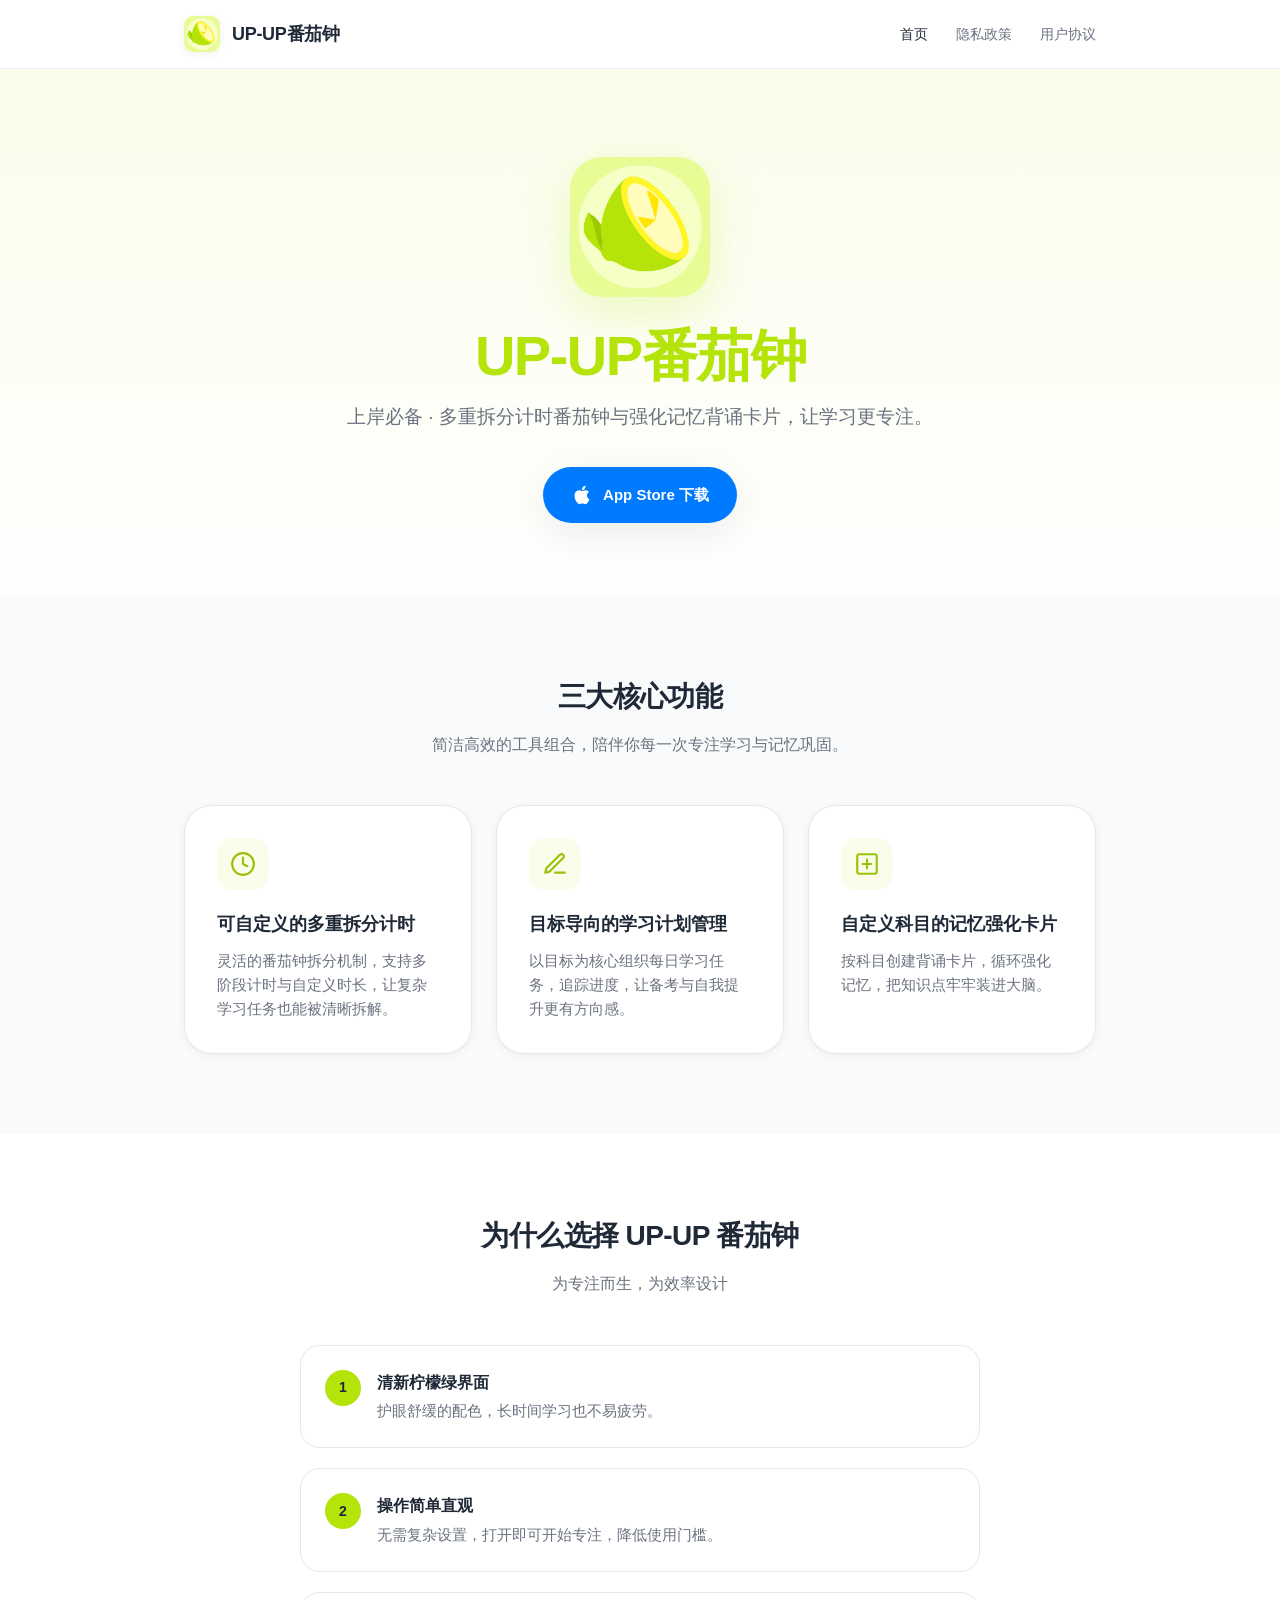
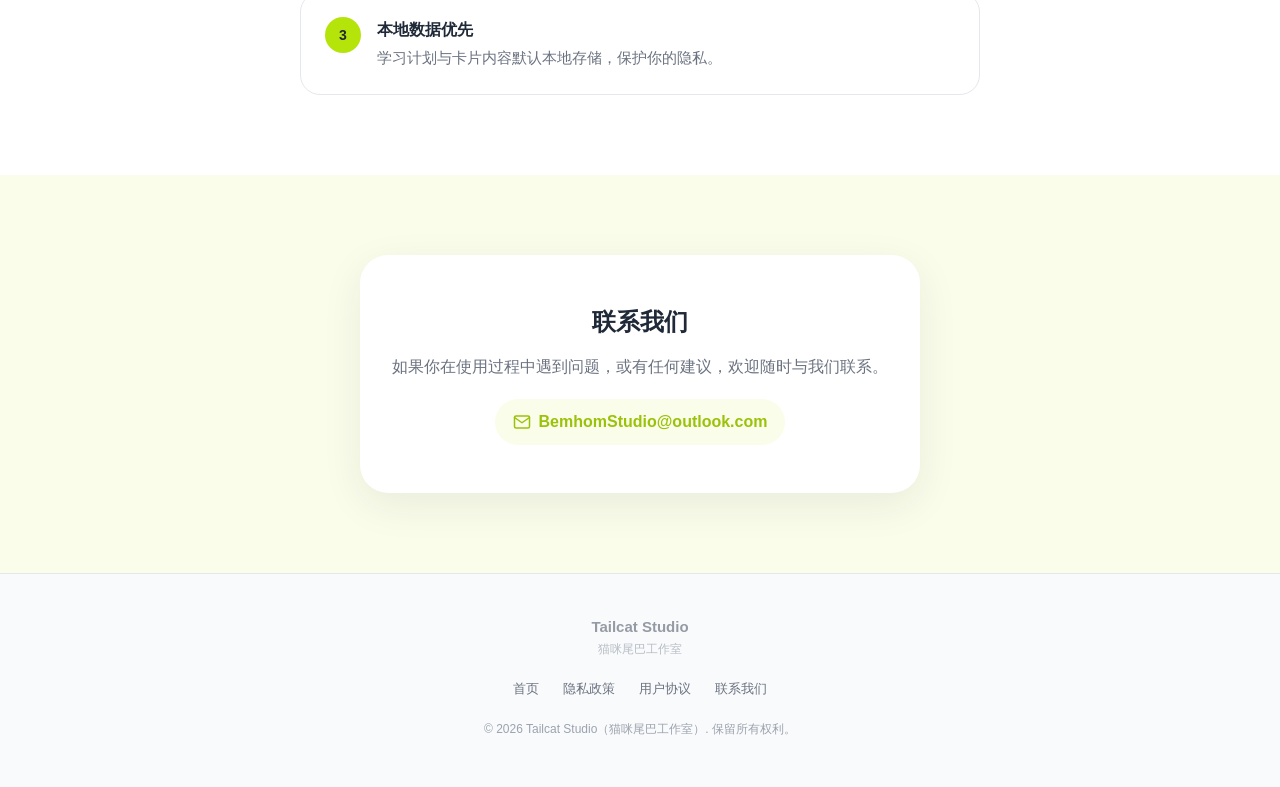
<file: index.html>
<!DOCTYPE html>
<html lang="zh-CN">
<head>
  <meta charset="UTF-8">
  <meta name="viewport" content="width=device-width, initial-scale=1.0">
  <meta name="description" content="UP-UP番茄钟 - 上岸必备的多重拆分计时番茄钟与强化记忆背诵卡片，让学习更专注。">
  <title>UP-UP番茄钟 - 让学习更专注</title>
  <link rel="stylesheet" href="css/style.css">
  <link rel="icon" href="UP-UPlogo.png" type="image/png">
</head>
<body>
  <header class="header">
    <div class="container header-inner">
      <a href="index.html" class="brand">
        <img src="UP-UPlogo.png" alt="UP-UP番茄钟 Logo">
        <span>UP-UP番茄钟</span>
      </a>
      <nav class="nav">
        <a href="index.html" class="active">首页</a>
        <a href="privacy.html">隐私政策</a>
        <a href="terms.html">用户协议</a>
      </nav>
    </div>
  </header>

  <main>
    <section class="hero">
      <div class="container">
        <img src="UP-UPlogo.png" alt="UP-UP番茄钟" class="hero-logo">
        <h1>UP-UP<span>番茄钟</span></h1>
        <p class="tagline">上岸必备 · 多重拆分计时番茄钟与强化记忆背诵卡片，让学习更专注。</p>
        <a href="#" class="app-store-btn" aria-label="前往 App Store 下载">
          <svg viewBox="0 0 24 24" aria-hidden="true"><path d="M18.71 19.5c-.83 1.24-1.71 2.45-3.05 2.47-1.34.03-1.77-.79-3.29-.79-1.53 0-2 .77-3.27.82-1.31.05-2.3-1.32-3.14-2.53C4.25 17 2.94 12.45 4.7 9.39c.87-1.52 2.43-2.48 4.12-2.51 1.28-.02 2.5.87 3.29.87.78 0 2.26-1.07 3.81-.91.65.03 2.47.26 3.64 1.98-.09.06-2.17 1.28-2.15 3.81.03 3.02 2.65 4.03 2.68 4.04-.03.07-.42 1.44-1.38 2.83M13 3.5c.73-.83 1.94-1.46 2.94-1.5.13 1.17-.34 2.35-1.04 3.19-.69.85-1.83 1.51-2.95 1.42-.15-1.15.41-2.35 1.05-3.11z"/></svg>
          App Store 下载
        </a>
      </div>
    </section>

    <section class="section features">
      <div class="container">
        <h2 class="section-title">三大核心功能</h2>
        <p class="section-subtitle">简洁高效的工具组合，陪伴你每一次专注学习与记忆巩固。</p>
        <div class="feature-grid">
          <article class="feature-card">
            <div class="feature-icon">
              <svg viewBox="0 0 24 24" fill="none" stroke="currentColor" stroke-linecap="round" stroke-linejoin="round"><circle cx="12" cy="12" r="10"/><polyline points="12 6 12 12 16 14"/></svg>
            </div>
            <h3>可自定义的多重拆分计时</h3>
            <p>灵活的番茄钟拆分机制，支持多阶段计时与自定义时长，让复杂学习任务也能被清晰拆解。</p>
          </article>
          <article class="feature-card">
            <div class="feature-icon">
              <svg viewBox="0 0 24 24" fill="none" stroke="currentColor" stroke-linecap="round" stroke-linejoin="round"><path d="M12 20h9"/><path d="M16.5 3.5a2.121 2.121 0 0 1 3 3L7 19l-4 1 1-4L16.5 3.5z"/></svg>
            </div>
            <h3>目标导向的学习计划管理</h3>
            <p>以目标为核心组织每日学习任务，追踪进度，让备考与自我提升更有方向感。</p>
          </article>
          <article class="feature-card">
            <div class="feature-icon">
              <svg viewBox="0 0 24 24" fill="none" stroke="currentColor" stroke-linecap="round" stroke-linejoin="round"><rect x="3" y="3" width="18" height="18" rx="2" ry="2"/><line x1="12" y1="8" x2="12" y2="16"/><line x1="8" y1="12" x2="16" y2="12"/></svg>
            </div>
            <h3>自定义科目的记忆强化卡片</h3>
            <p>按科目创建背诵卡片，循环强化记忆，把知识点牢牢装进大脑。</p>
          </article>
        </div>
      </div>
    </section>

    <section class="section">
      <div class="container">
        <h2 class="section-title">为什么选择 UP-UP 番茄钟</h2>
        <p class="section-subtitle">为专注而生，为效率设计</p>
        <div class="highlight-list">
          <div class="highlight-item">
            <span class="highlight-number">1</span>
            <div>
              <h4>清新柠檬绿界面</h4>
              <p>护眼舒缓的配色，长时间学习也不易疲劳。</p>
            </div>
          </div>
          <div class="highlight-item">
            <span class="highlight-number">2</span>
            <div>
              <h4>操作简单直观</h4>
              <p>无需复杂设置，打开即可开始专注，降低使用门槛。</p>
            </div>
          </div>
          <div class="highlight-item">
            <span class="highlight-number">3</span>
            <div>
              <h4>本地数据优先</h4>
              <p>学习计划与卡片内容默认本地存储，保护你的隐私。</p>
            </div>
          </div>
        </div>
      </div>
    </section>

    <section class="section contact">
      <div class="container">
        <div class="contact-box">
          <h2>联系我们</h2>
          <p>如果你在使用过程中遇到问题，或有任何建议，欢迎随时与我们联系。</p>
          <a href="mailto:BemhomStudio@outlook.com" class="email-link">
            <svg width="18" height="18" viewBox="0 0 24 24" fill="none" stroke="currentColor" stroke-width="2" stroke-linecap="round" stroke-linejoin="round"><path d="M4 4h16c1.1 0 2 .9 2 2v12c0 1.1-.9 2-2 2H4c-1.1 0-2-.9-2-2V6c0-1.1.9-2 2-2z"/><polyline points="22,6 12,13 2,6"/></svg>
            BemhomStudio@outlook.com
          </a>
        </div>
      </div>
    </section>
  </main>

  <footer class="footer">
    <div class="container footer-inner">
      <a href="index.html" class="footer-brand" aria-label="Tailcat Studio">
        <div>
          <span>Tailcat Studio</span>
          <div class="sub">猫咪尾巴工作室</div>
        </div>
      </a>
      <nav class="footer-links">
        <a href="index.html">首页</a>
        <a href="privacy.html">隐私政策</a>
        <a href="terms.html">用户协议</a>
        <a href="mailto:BemhomStudio@outlook.com">联系我们</a>
      </nav>
      <p class="copyright">© 2026 Tailcat Studio（猫咪尾巴工作室）. 保留所有权利。</p>
    </div>
  </footer>
</body>
</html>
</file>
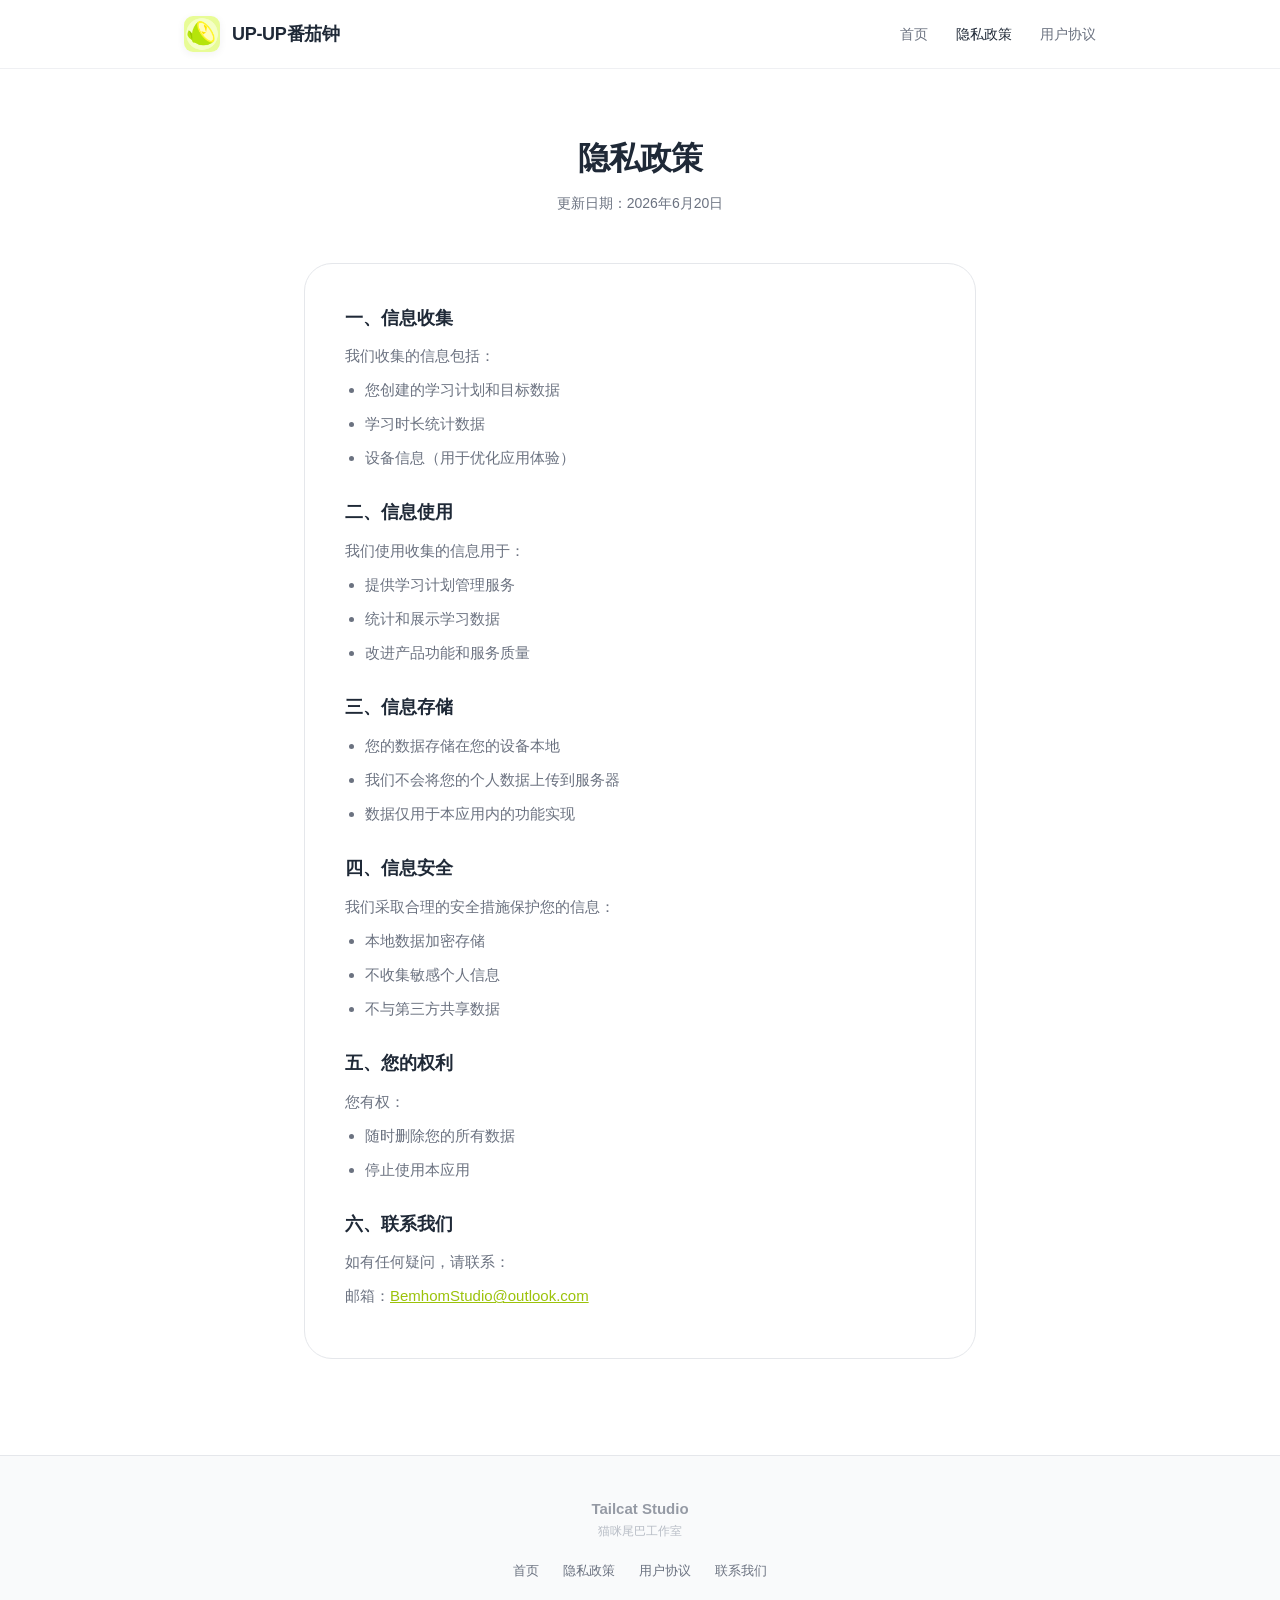
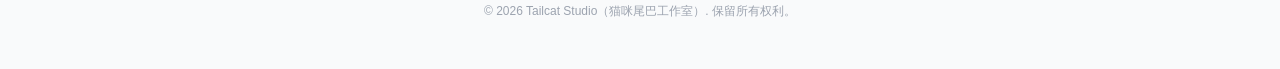
<file: privacy.html>
<!DOCTYPE html>
<html lang="zh-CN">
<head>
  <meta charset="UTF-8">
  <meta name="viewport" content="width=device-width, initial-scale=1.0">
  <meta name="description" content="UP-UP番茄钟隐私政策">
  <title>隐私政策 - UP-UP番茄钟</title>
  <link rel="stylesheet" href="css/style.css">
  <link rel="icon" href="UP-UPlogo.png" type="image/png">
</head>
<body>
  <header class="header">
    <div class="container header-inner">
      <a href="index.html" class="brand">
        <img src="UP-UPlogo.png" alt="UP-UP番茄钟 Logo">
        <span>UP-UP番茄钟</span>
      </a>
      <nav class="nav">
        <a href="index.html">首页</a>
        <a href="privacy.html" class="active">隐私政策</a>
        <a href="terms.html">用户协议</a>
      </nav>
    </div>
  </header>

  <main class="legal-page">
    <div class="container">
      <div class="legal-header">
        <h1>隐私政策</h1>
        <p>更新日期：2026年6月20日</p>
      </div>
      <article class="legal-content">
        <h2>一、信息收集</h2>
        <p>我们收集的信息包括：</p>
        <ul>
          <li>您创建的学习计划和目标数据</li>
          <li>学习时长统计数据</li>
          <li>设备信息（用于优化应用体验）</li>
        </ul>

        <h2>二、信息使用</h2>
        <p>我们使用收集的信息用于：</p>
        <ul>
          <li>提供学习计划管理服务</li>
          <li>统计和展示学习数据</li>
          <li>改进产品功能和服务质量</li>
        </ul>

        <h2>三、信息存储</h2>
        <ul>
          <li>您的数据存储在您的设备本地</li>
          <li>我们不会将您的个人数据上传到服务器</li>
          <li>数据仅用于本应用内的功能实现</li>
        </ul>

        <h2>四、信息安全</h2>
        <p>我们采取合理的安全措施保护您的信息：</p>
        <ul>
          <li>本地数据加密存储</li>
          <li>不收集敏感个人信息</li>
          <li>不与第三方共享数据</li>
        </ul>

        <h2>五、您的权利</h2>
        <p>您有权：</p>
        <ul>
          <li>随时删除您的所有数据</li>
          <li>停止使用本应用</li>
        </ul>

        <h2>六、联系我们</h2>
        <p>如有任何疑问，请联系：</p>
        <p>邮箱：<a href="mailto:BemhomStudio@outlook.com">BemhomStudio@outlook.com</a></p>
      </article>
    </div>
  </main>

  <footer class="footer">
    <div class="container footer-inner">
      <a href="index.html" class="footer-brand" aria-label="Tailcat Studio">
        <div>
          <span>Tailcat Studio</span>
          <div class="sub">猫咪尾巴工作室</div>
        </div>
      </a>
      <nav class="footer-links">
        <a href="index.html">首页</a>
        <a href="privacy.html">隐私政策</a>
        <a href="terms.html">用户协议</a>
        <a href="mailto:BemhomStudio@outlook.com">联系我们</a>
      </nav>
      <p class="copyright">© 2026 Tailcat Studio（猫咪尾巴工作室）. 保留所有权利。</p>
    </div>
  </footer>
</body>
</html>
</file>
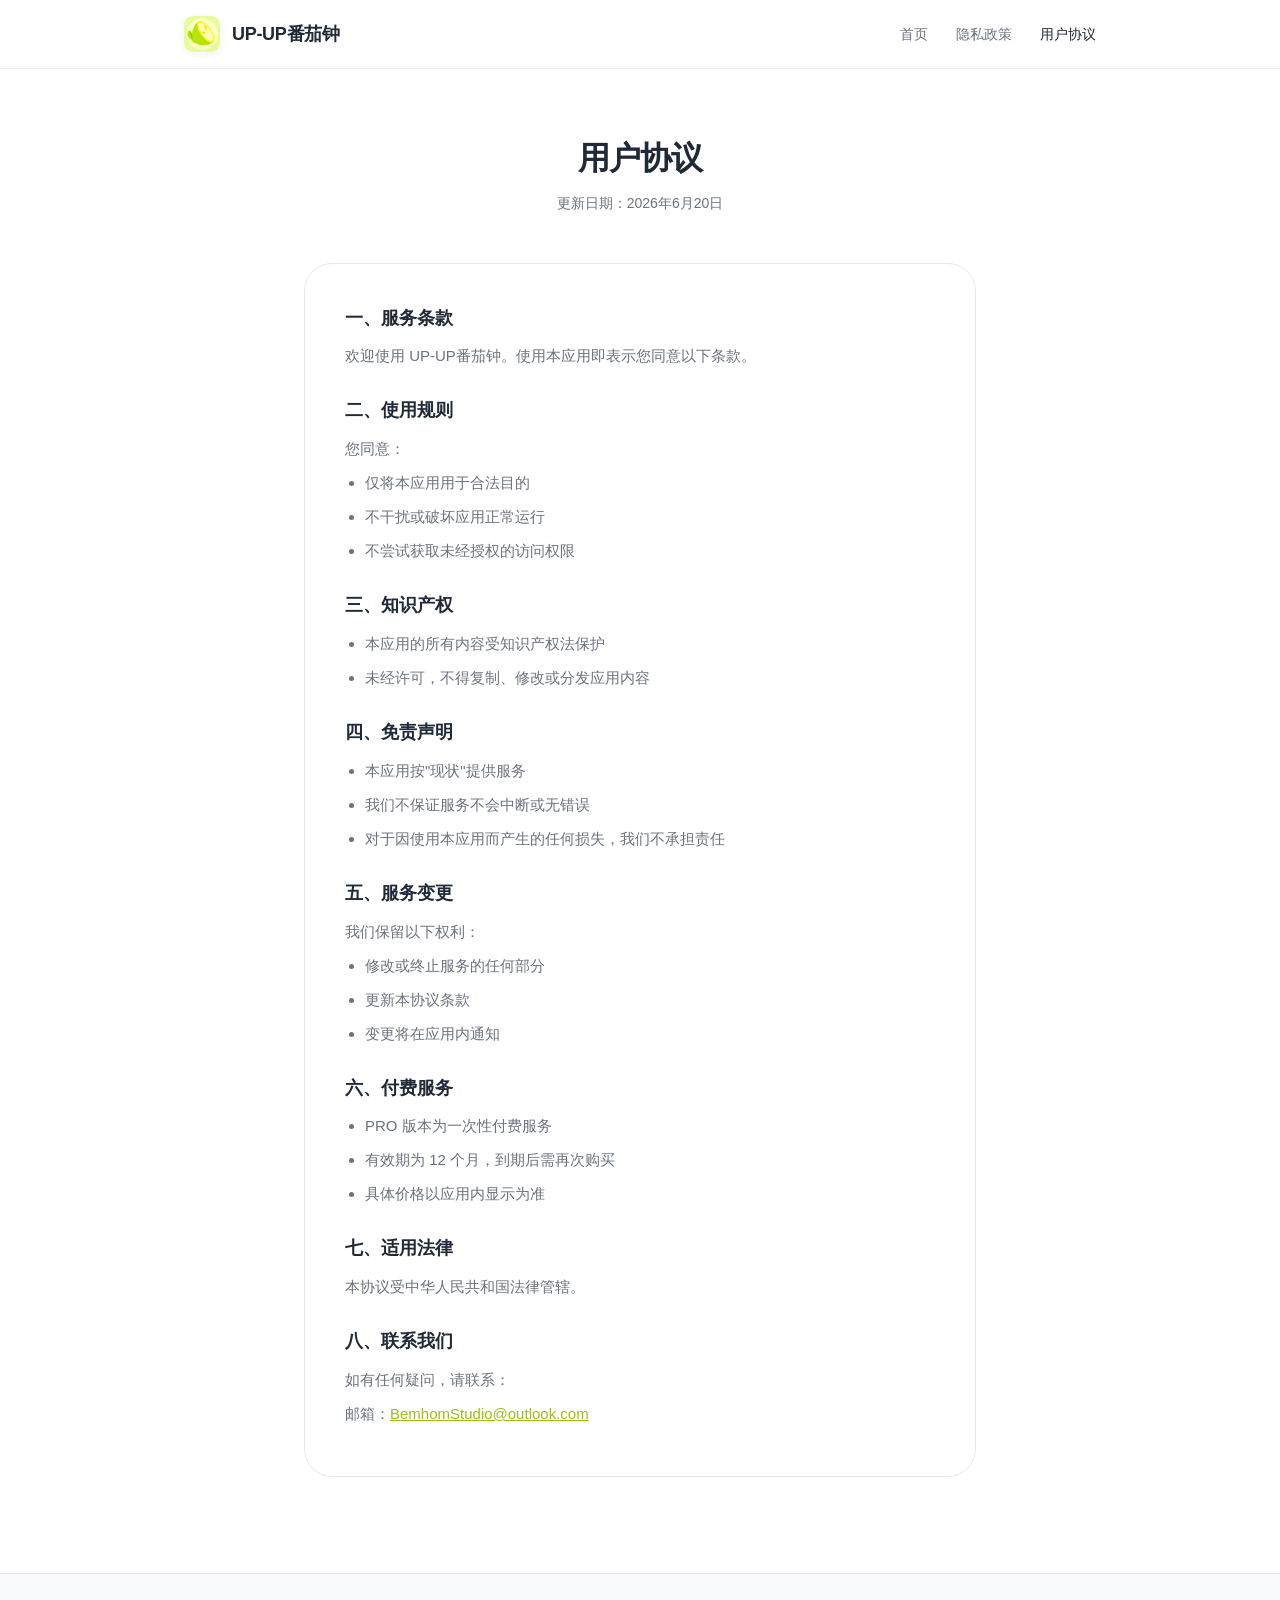
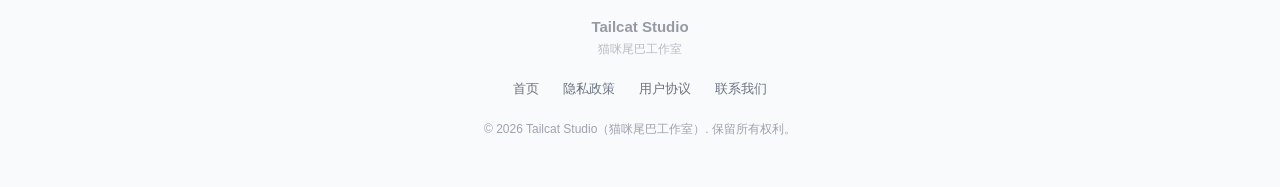
<file: terms.html>
<!DOCTYPE html>
<html lang="zh-CN">
<head>
  <meta charset="UTF-8">
  <meta name="viewport" content="width=device-width, initial-scale=1.0">
  <meta name="description" content="UP-UP番茄钟用户协议">
  <title>用户协议 - UP-UP番茄钟</title>
  <link rel="stylesheet" href="css/style.css">
  <link rel="icon" href="UP-UPlogo.png" type="image/png">
</head>
<body>
  <header class="header">
    <div class="container header-inner">
      <a href="index.html" class="brand">
        <img src="UP-UPlogo.png" alt="UP-UP番茄钟 Logo">
        <span>UP-UP番茄钟</span>
      </a>
      <nav class="nav">
        <a href="index.html">首页</a>
        <a href="privacy.html">隐私政策</a>
        <a href="terms.html" class="active">用户协议</a>
      </nav>
    </div>
  </header>

  <main class="legal-page">
    <div class="container">
      <div class="legal-header">
        <h1>用户协议</h1>
        <p>更新日期：2026年6月20日</p>
      </div>
      <article class="legal-content">
        <h2>一、服务条款</h2>
        <p>欢迎使用 UP-UP番茄钟。使用本应用即表示您同意以下条款。</p>

        <h2>二、使用规则</h2>
        <p>您同意：</p>
        <ul>
          <li>仅将本应用用于合法目的</li>
          <li>不干扰或破坏应用正常运行</li>
          <li>不尝试获取未经授权的访问权限</li>
        </ul>

        <h2>三、知识产权</h2>
        <ul>
          <li>本应用的所有内容受知识产权法保护</li>
          <li>未经许可，不得复制、修改或分发应用内容</li>
        </ul>

        <h2>四、免责声明</h2>
        <ul>
          <li>本应用按"现状"提供服务</li>
          <li>我们不保证服务不会中断或无错误</li>
          <li>对于因使用本应用而产生的任何损失，我们不承担责任</li>
        </ul>

        <h2>五、服务变更</h2>
        <p>我们保留以下权利：</p>
        <ul>
          <li>修改或终止服务的任何部分</li>
          <li>更新本协议条款</li>
          <li>变更将在应用内通知</li>
        </ul>

        <h2>六、付费服务</h2>
        <ul>
          <li>PRO 版本为一次性付费服务</li>
          <li>有效期为 12 个月，到期后需再次购买</li>
          <li>具体价格以应用内显示为准</li>
        </ul>

        <h2>七、适用法律</h2>
        <p>本协议受中华人民共和国法律管辖。</p>

        <h2>八、联系我们</h2>
        <p>如有任何疑问，请联系：</p>
        <p>邮箱：<a href="mailto:BemhomStudio@outlook.com">BemhomStudio@outlook.com</a></p>
      </article>
    </div>
  </main>

  <footer class="footer">
    <div class="container footer-inner">
      <a href="index.html" class="footer-brand" aria-label="Tailcat Studio">
        <div>
          <span>Tailcat Studio</span>
          <div class="sub">猫咪尾巴工作室</div>
        </div>
      </a>
      <nav class="footer-links">
        <a href="index.html">首页</a>
        <a href="privacy.html">隐私政策</a>
        <a href="terms.html">用户协议</a>
        <a href="mailto:BemhomStudio@outlook.com">联系我们</a>
      </nav>
      <p class="copyright">© 2026 Tailcat Studio（猫咪尾巴工作室）. 保留所有权利。</p>
    </div>
  </footer>
</body>
</html>
</file>
<file: css/style.css>
:root {
  --lemon: #B5E40B;
  --lemon-dark: #9BC20A;
  --lemon-light: #EDF7C5;
  --lemon-pale: #FAFDEA;
  --yellow-accent: #FDE047;
  --text: #1F2937;
  --text-secondary: #6B7280;
  --text-light: #9CA3AF;
  --bg: #FFFFFF;
  --bg-soft: #F9FAFB;
  --border: #E5E7EB;
  --radius: 20px;
  --radius-lg: 28px;
  --shadow-sm: 0 2px 8px rgba(31, 41, 55, 0.06);
  --shadow: 0 12px 40px rgba(31, 41, 55, 0.08);
  --shadow-lemon: 0 16px 48px rgba(181, 228, 11, 0.22);
}

* {
  margin: 0;
  padding: 0;
  box-sizing: border-box;
}

html {
  scroll-behavior: smooth;
}

body {
  font-family: -apple-system, BlinkMacSystemFont, "SF Pro Text", "Segoe UI", Roboto, "Helvetica Neue", Arial, sans-serif;
  color: var(--text);
  background: var(--bg);
  line-height: 1.6;
  -webkit-font-smoothing: antialiased;
}

a {
  color: inherit;
  text-decoration: none;
}

img {
  max-width: 100%;
  display: block;
}

.container {
  width: 100%;
  max-width: 960px;
  margin: 0 auto;
  padding: 0 24px;
}

/* Header */
.header {
  position: sticky;
  top: 0;
  z-index: 100;
  background: rgba(255, 255, 255, 0.82);
  backdrop-filter: saturate(180%) blur(18px);
  -webkit-backdrop-filter: saturate(180%) blur(18px);
  border-bottom: 1px solid rgba(229, 231, 235, 0.6);
}

.header-inner {
  display: flex;
  align-items: center;
  justify-content: space-between;
  height: 68px;
}

.brand {
  display: flex;
  align-items: center;
  gap: 12px;
  font-weight: 700;
  font-size: 18px;
  letter-spacing: -0.3px;
  transition: color 0.2s;
}

.brand:hover {
  color: var(--lemon);
}

.brand img {
  width: 36px;
  height: 36px;
  border-radius: 9px;
  box-shadow: var(--shadow-sm);
}

.nav {
  display: flex;
  gap: 28px;
}

.nav a {
  font-size: 14px;
  font-weight: 500;
  color: var(--text-secondary);
  transition: color 0.2s;
}

.nav a:hover {
  color: var(--lemon);
}

.nav a.active {
  color: var(--text);
}

/* Hero */
.hero {
  padding: 88px 0 72px;
  text-align: center;
  background: linear-gradient(180deg, var(--lemon-pale) 0%, var(--bg) 100%);
}

.hero-logo {
  width: 140px;
  height: 140px;
  margin: 0 auto 28px;
  border-radius: 32px;
  box-shadow: var(--shadow-lemon);
}

.hero h1 {
  font-size: clamp(36px, 7vw, 56px);
  font-weight: 800;
  letter-spacing: -1.5px;
  line-height: 1.1;
  margin-bottom: 16px;
  color: var(--lemon);
}

.tagline {
  font-size: 19px;
  color: var(--text-secondary);
  max-width: 560px;
  margin: 0 auto 36px;
  font-weight: 500;
  line-height: 1.5;
}

@media (min-width: 960px) {
  .tagline {
    white-space: nowrap;
    max-width: none;
  }
}

.app-store-btn {
  display: inline-flex;
  align-items: center;
  gap: 10px;
  background: #007AFF;
  color: #fff;
  padding: 16px 28px;
  border-radius: 100px;
  font-size: 15px;
  font-weight: 600;
  transition: transform 0.2s, box-shadow 0.2s;
  box-shadow: var(--shadow);
}

.app-store-btn:hover {
  transform: translateY(-2px);
  box-shadow: 0 18px 48px rgba(0, 122, 255, 0.28);
}

.app-store-btn svg {
  width: 22px;
  height: 22px;
  fill: currentColor;
}

/* Sections */
.section {
  padding: 80px 0;
}

.section-title {
  text-align: center;
  font-size: 28px;
  font-weight: 700;
  letter-spacing: -0.6px;
  margin-bottom: 12px;
}

.section-subtitle {
  text-align: center;
  color: var(--text-secondary);
  font-size: 16px;
  max-width: 520px;
  margin: 0 auto 48px;
}

/* Features */
.features {
  background: var(--bg-soft);
}

.feature-grid {
  display: grid;
  grid-template-columns: repeat(auto-fit, minmax(260px, 1fr));
  gap: 24px;
}

.feature-card {
  background: var(--bg);
  border-radius: var(--radius-lg);
  padding: 32px;
  box-shadow: var(--shadow-sm);
  border: 1px solid var(--border);
  transition: transform 0.25s, box-shadow 0.25s;
}

.feature-card:hover {
  transform: translateY(-4px);
  box-shadow: var(--shadow);
}

.feature-icon {
  width: 52px;
  height: 52px;
  border-radius: 16px;
  background: var(--lemon-pale);
  display: flex;
  align-items: center;
  justify-content: center;
  margin-bottom: 20px;
  color: var(--lemon-dark);
}

.feature-icon svg {
  width: 26px;
  height: 26px;
  stroke-width: 2;
}

.feature-card h3 {
  font-size: 18px;
  font-weight: 700;
  margin-bottom: 10px;
}

.feature-card p {
  font-size: 15px;
  color: var(--text-secondary);
  line-height: 1.6;
}

/* Highlights */
.highlight-list {
  display: flex;
  flex-direction: column;
  gap: 20px;
  max-width: 680px;
  margin: 0 auto;
}

.highlight-item {
  display: flex;
  align-items: flex-start;
  gap: 16px;
  padding: 24px;
  border-radius: var(--radius);
  background: var(--bg);
  border: 1px solid var(--border);
}

.highlight-number {
  flex-shrink: 0;
  width: 36px;
  height: 36px;
  border-radius: 50%;
  background: var(--lemon);
  color: var(--text);
  display: flex;
  align-items: center;
  justify-content: center;
  font-weight: 800;
  font-size: 14px;
}

.highlight-item h4 {
  font-size: 16px;
  font-weight: 700;
  margin-bottom: 4px;
}

.highlight-item p {
  font-size: 15px;
  color: var(--text-secondary);
}

/* Contact */
.contact {
  background: var(--lemon-pale);
  text-align: center;
}

.contact-box {
  background: var(--bg);
  border-radius: var(--radius-lg);
  padding: 48px 32px;
  box-shadow: var(--shadow);
  max-width: 560px;
  margin: 0 auto;
}

.contact-box h2 {
  font-size: 24px;
  font-weight: 700;
  margin-bottom: 12px;
}

.contact-box p {
  color: var(--text-secondary);
  margin-bottom: 20px;
}

.email-link {
  display: inline-flex;
  align-items: center;
  gap: 8px;
  color: var(--lemon-dark);
  font-weight: 700;
  font-size: 16px;
  padding: 10px 18px;
  border-radius: 100px;
  background: var(--lemon-pale);
  transition: background 0.2s;
}

.email-link:hover {
  background: var(--lemon-light);
}

/* Legal pages */
.legal-page {
  padding: 64px 0 96px;
}

.legal-page .container {
  max-width: 720px;
}

.legal-header {
  text-align: center;
  margin-bottom: 48px;
}

.legal-header h1 {
  font-size: 32px;
  font-weight: 800;
  letter-spacing: -0.8px;
  margin-bottom: 8px;
}

.legal-header p {
  color: var(--text-secondary);
  font-size: 14px;
}

.legal-content {
  background: var(--bg);
  border-radius: var(--radius-lg);
  padding: 40px;
  border: 1px solid var(--border);
}

.legal-content h2 {
  font-size: 18px;
  font-weight: 700;
  margin: 28px 0 12px;
}

.legal-content h2:first-child {
  margin-top: 0;
}

.legal-content p,
.legal-content li {
  font-size: 15px;
  color: var(--text-secondary);
  margin-bottom: 10px;
}

.legal-content ul {
  padding-left: 20px;
  margin-bottom: 16px;
}

.legal-content a {
  color: var(--lemon-dark);
  text-decoration: underline;
}

/* Footer */
.footer {
  background: var(--bg-soft);
  border-top: 1px solid var(--border);
  padding: 40px 0 48px;
}

.footer-inner {
  display: flex;
  flex-direction: column;
  align-items: center;
  gap: 20px;
  text-align: center;
}

.footer-brand {
  display: flex;
  align-items: center;
  gap: 10px;
  opacity: 0.7;
  transition: opacity 0.2s;
}

.footer-brand:hover {
  opacity: 1;
}

.footer-brand img {
  width: 28px;
  height: 28px;
  border-radius: 7px;
}

.footer-brand span {
  font-size: 15px;
  font-weight: 600;
  color: var(--text-secondary);
}

.footer-brand .sub {
  font-size: 12px;
  color: var(--text-light);
  font-weight: 500;
}

.footer-links {
  display: flex;
  gap: 24px;
  flex-wrap: wrap;
  justify-content: center;
}

.footer-links a {
  font-size: 13px;
  color: var(--text-secondary);
  transition: color 0.2s;
}

.footer-links a:hover {
  color: var(--text);
}

.copyright {
  font-size: 12px;
  color: var(--text-light);
}

/* Responsive */
@media (max-width: 640px) {
  .header-inner {
    height: 60px;
  }

  .nav {
    gap: 18px;
  }

  .nav a {
    font-size: 13px;
  }

  .hero {
    padding: 64px 0 56px;
  }

  .hero-logo {
    width: 110px;
    height: 110px;
    border-radius: 26px;
  }

  .section {
    padding: 56px 0;
  }

  .feature-grid {
    grid-template-columns: 1fr;
  }

  .feature-card {
    padding: 24px;
  }

  .legal-content {
    padding: 24px;
  }
}
</file>
